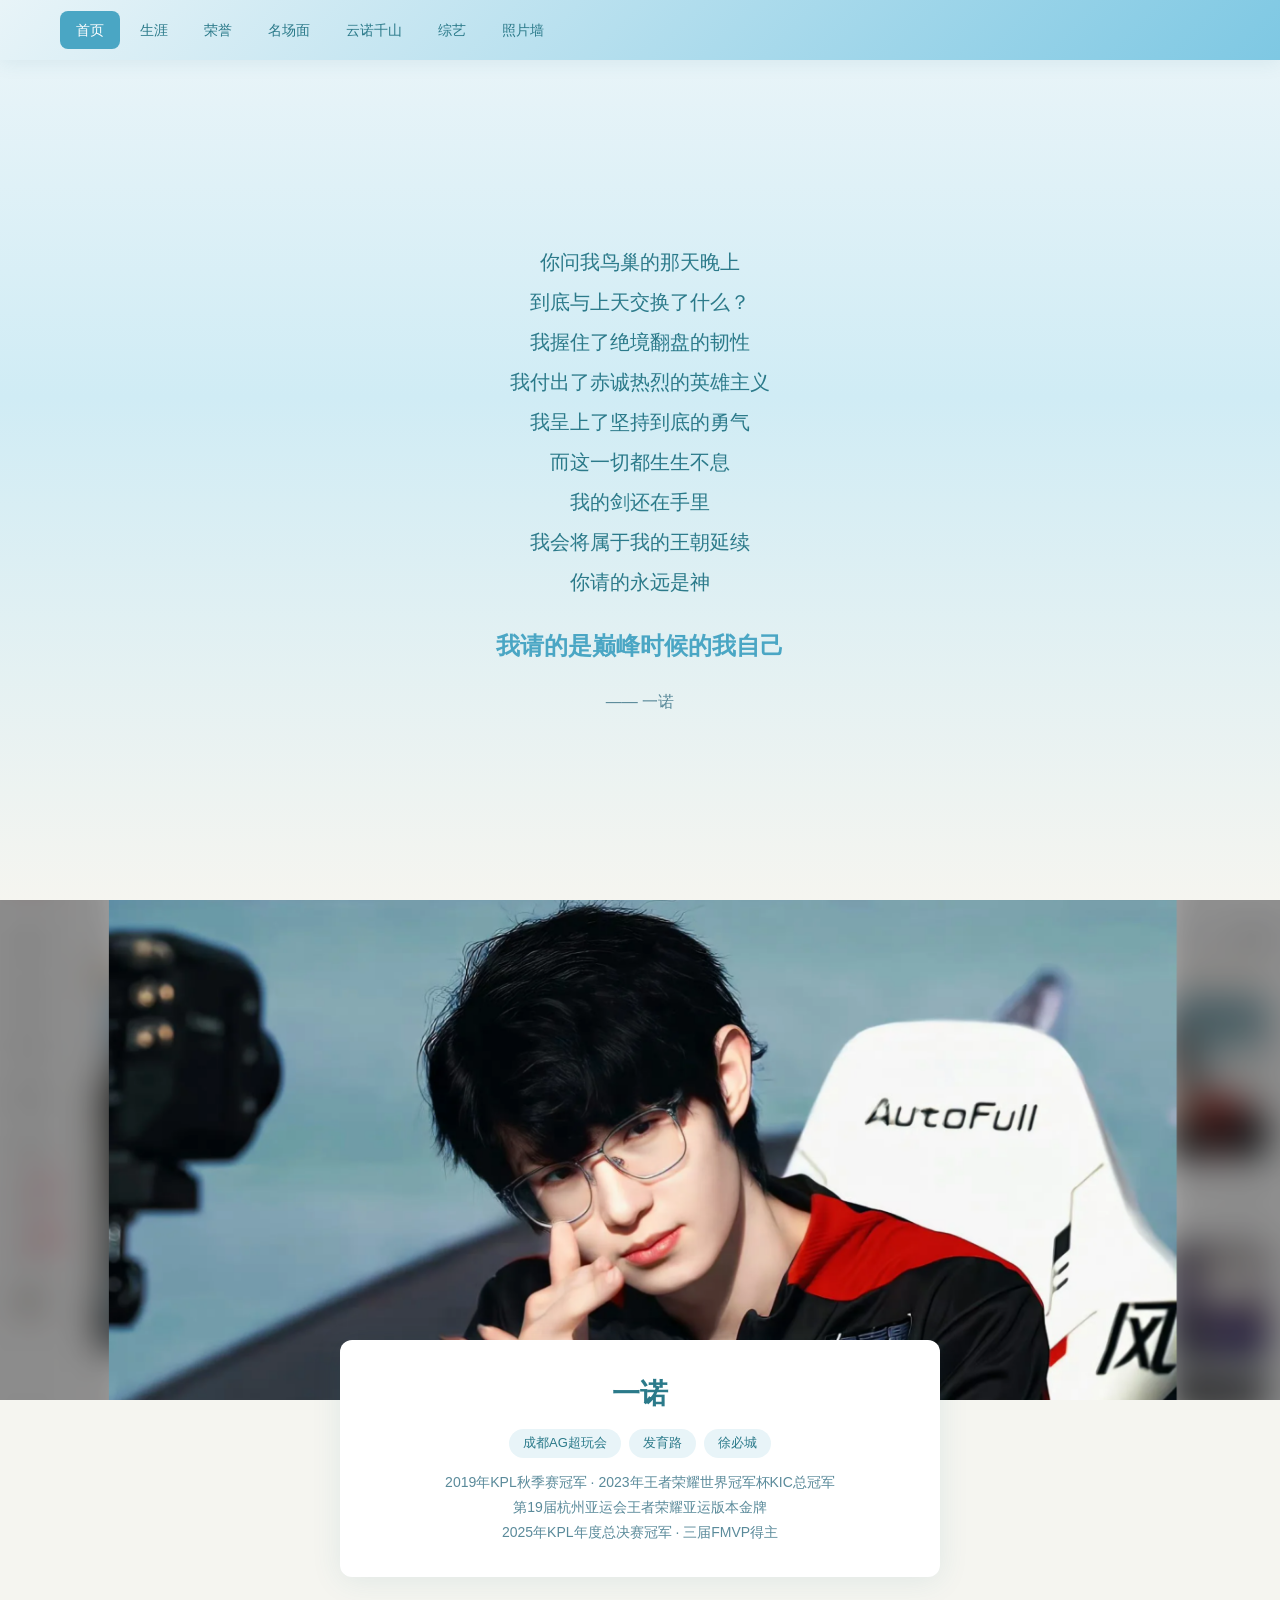
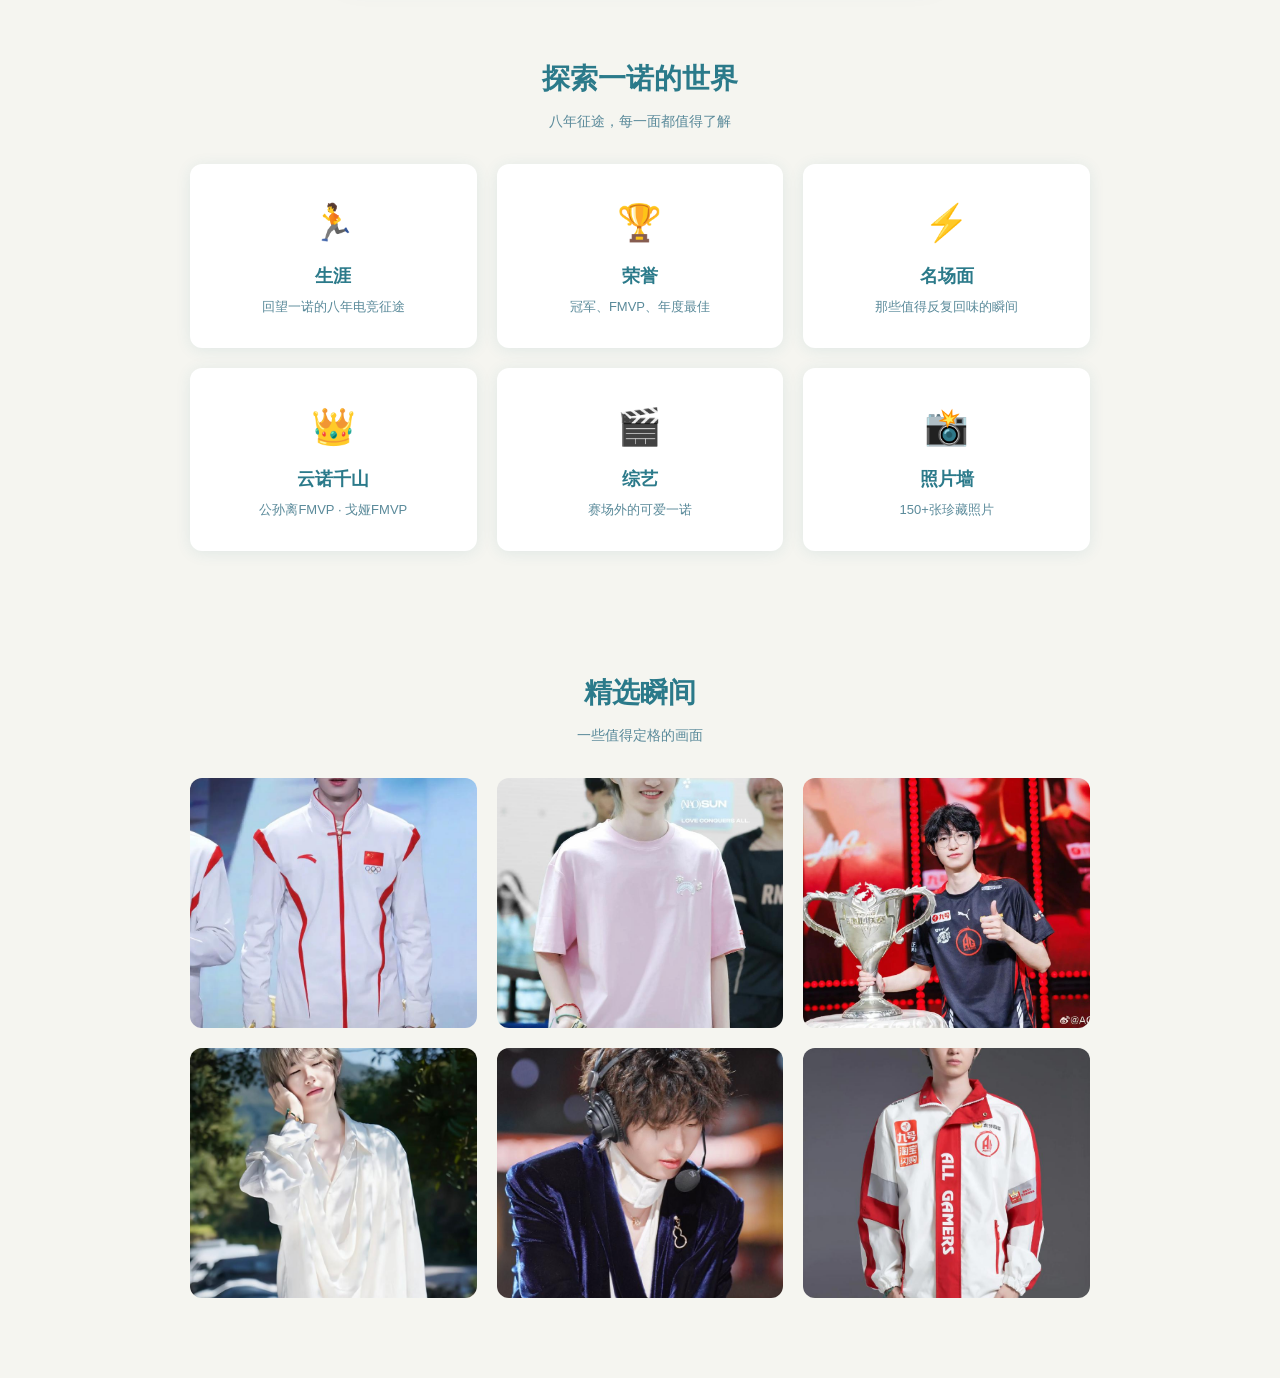
<file: index.html>
﻿<!DOCTYPE html>
<html lang="zh-CN">
<head>
<meta charset="UTF-8">
<meta name="viewport" content="width=device-width, initial-scale=1.0">
<title>一诺 · 云诺千山</title>
<link rel="stylesheet" href="style.css">
</head>
<body>

<nav>
  <div class="nav-inner">
    <a href="index.html" class="active">首页</a>
    <a href="career.html">生涯</a>
    <a href="honors.html">荣誉</a>
    <a href="moments.html">名场面</a>
    <a href="fmvp.html">云诺千山</a>
    <a href="variety.html">综艺</a>
    <a href="photos.html">照片墙</a>
  </div>
</nav>

<section class="hero-monologue">
  <div class="quote">
    <p>你问我鸟巢的那天晚上</p>
    <p>到底与上天交换了什么？</p>
    <p></p>
    <p>我握住了绝境翻盘的韧性</p>
    <p>我付出了赤诚热烈的英雄主义</p>
    <p>我呈上了坚持到底的勇气</p>
    <p>而这一切都生生不息</p>
    <p></p>
    <p>我的剑还在手里</p>
    <p>我会将属于我的王朝延续</p>
    <p></p>
    <p>你请的永远是神</p>
    <p class="highlight">我请的是巅峰时候的我自己</p>
    <p class="author">—— 一诺</p>
  </div>
</section>

<div class="hero-image-wrap">
  <img src="images/hero-home.png" alt="一诺比赛照片">
</div>

<div class="profile-card">
  <div class="name">一诺</div>
  <div class="tags">
    <span>成都AG超玩会</span>
    <span>发育路</span>
    <span>徐必城</span>
  </div>
  <div class="bio">
    2019年KPL秋季赛冠军 · 2023年王者荣耀世界冠军杯KIC总冠军<br>
    第19届杭州亚运会王者荣耀亚运版本金牌<br>
    2025年KPL年度总决赛冠军 · 三届FMVP得主
  </div>
</div>

<div class="container">
  <h2 class="section-title">探索一诺的世界</h2>
  <p class="section-sub">八年征途，每一面都值得了解</p>

  <div class="jump-grid">
    <a href="career.html" class="jump-card">
      <div class="icon">🏃</div>
      <div class="title">生涯</div>
      <div class="desc">回望一诺的八年电竞征途</div>
    </a>
    <a href="honors.html" class="jump-card">
      <div class="icon">🏆</div>
      <div class="title">荣誉</div>
      <div class="desc">冠军、FMVP、年度最佳</div>
    </a>
    <a href="moments.html" class="jump-card">
      <div class="icon">⚡</div>
      <div class="title">名场面</div>
      <div class="desc">那些值得反复回味的瞬间</div>
    </a>
    <a href="fmvp.html" class="jump-card">
      <div class="icon">👑</div>
      <div class="title">云诺千山</div>
      <div class="desc">公孙离FMVP · 戈娅FMVP</div>
    </a>
    <a href="variety.html" class="jump-card">
      <div class="icon">🎬</div>
      <div class="title">综艺</div>
      <div class="desc">赛场外的可爱一诺</div>
    </a>
    <a href="photos.html" class="jump-card">
      <div class="icon">📸</div>
      <div class="title">照片墙</div>
      <div class="desc">150+张珍藏照片</div>
    </a>
  </div>
</div>

<div class="container">
  <h2 class="section-title">精选瞬间</h2>
  <p class="section-sub">一些值得定格的画面</p>
  <div class="jump-grid" style="grid-template-columns:repeat(3,1fr);max-width:900px">
    <img src="images/hero-action-9.jpg" alt="" style="border-radius:12px;height:250px;object-fit:cover;width:100%">
    <img src="images/hero-portrait-5.jpg" alt="" style="border-radius:12px;height:250px;object-fit:cover;width:100%">
    <img src="images/hero-team-4.jpg" alt="" style="border-radius:12px;height:250px;object-fit:cover;width:100%">
    <img src="images/hero-portrait-3.jpg" alt="" style="border-radius:12px;height:250px;object-fit:cover;width:100%">
    <img src="images/hero-action-10.jpeg" alt="" style="border-radius:12px;height:250px;object-fit:cover;width:100%">
    <img src="images/hero-portrait-6.jpg" alt="" style="border-radius:12px;height:250px;object-fit:cover;width:100%">
  </div>
</div>

</body>
</html>
</file>
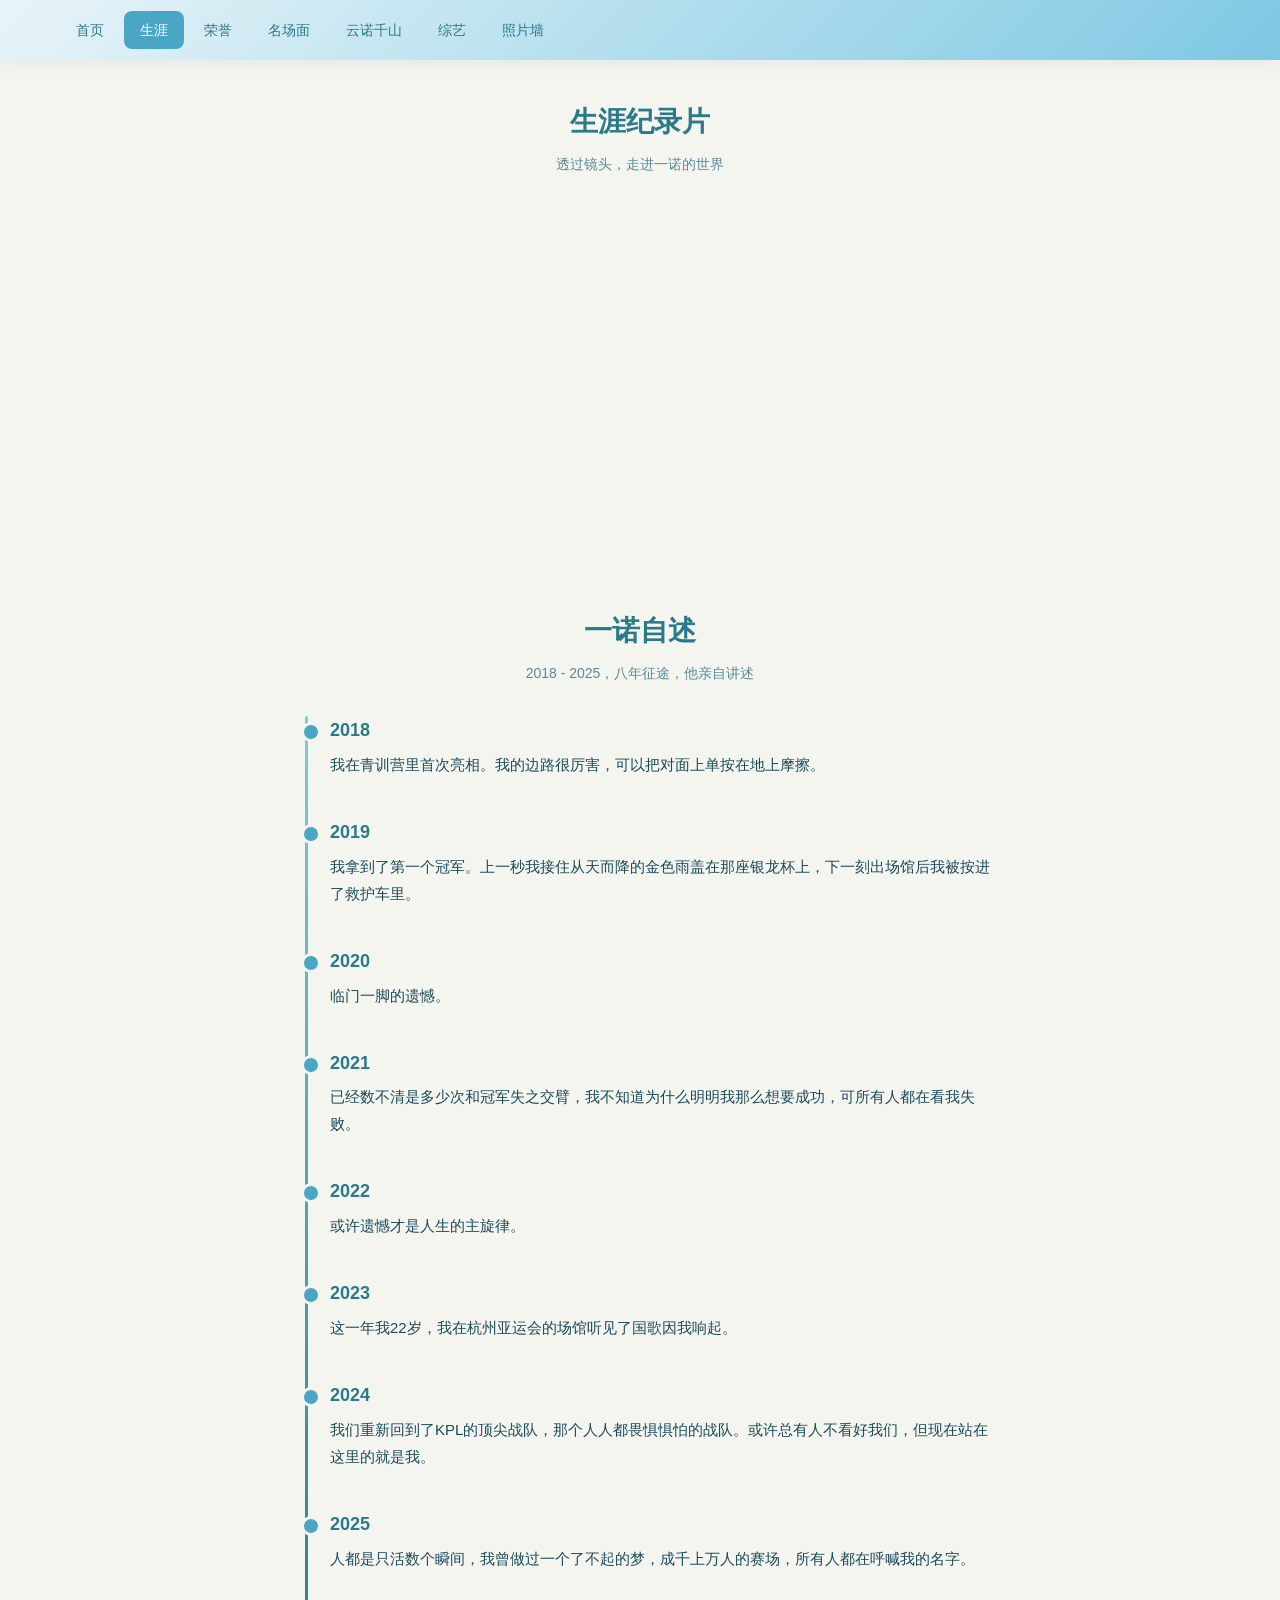
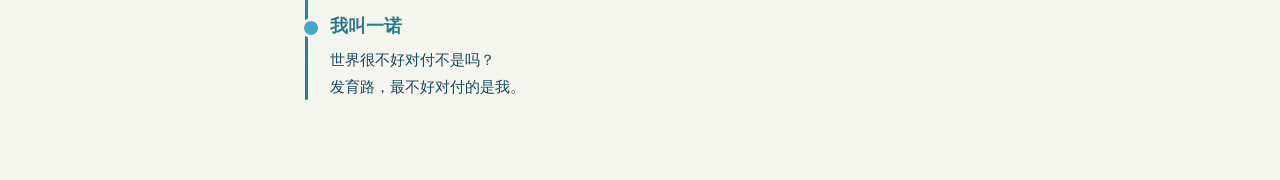
<file: career.html>
﻿<!DOCTYPE html>
<html lang="zh-CN">
<head>
<meta charset="UTF-8">
<meta name="viewport" content="width=device-width, initial-scale=1.0">
<title>生涯 · 一诺</title>
<link rel="stylesheet" href="style.css">
</head>
<body>

<nav>
  <div class="nav-inner">
    <a href="index.html">首页</a>
    <a href="career.html" class="active">生涯</a>
    <a href="honors.html">荣誉</a>
    <a href="moments.html">名场面</a>
    <a href="fmvp.html">云诺千山</a>
    <a href="variety.html">综艺</a>
    <a href="photos.html">照片墙</a>
  </div>
</nav>

<div class="container">
  <h2 class="section-title">生涯纪录片</h2>
  <p class="section-sub">透过镜头，走进一诺的世界</p>

  <div class="video-grid video-grid-2">
    <div>
      <div class="bili-wrap">
        <iframe src="//player.bilibili.com/player.html?bvid=BV1KsdWBSEi9&page=1" allowfullscreen></iframe>
      </div>
    </div>
    <div>
      <div class="bili-wrap">
        <iframe src="//player.bilibili.com/player.html?bvid=BV1KeC7BKEVn&page=1" allowfullscreen></iframe>
      </div>
    </div>
  </div>
</div>

<div class="container">
  <h2 class="section-title">一诺自述</h2>
  <p class="section-sub">2018 - 2025，八年征途，他亲自讲述</p>

  <div class="timeline">
    <div class="timeline-item">
      <div class="year">2018</div>
      <div class="text">我在青训营里首次亮相。我的边路很厉害，可以把对面上单按在地上摩擦。</div>
    </div>
    <div class="timeline-item">
      <div class="year">2019</div>
      <div class="text">我拿到了第一个冠军。上一秒我接住从天而降的金色雨盖在那座银龙杯上，下一刻出场馆后我被按进了救护车里。</div>
    </div>
    <div class="timeline-item">
      <div class="year">2020</div>
      <div class="text">临门一脚的遗憾。</div>
    </div>
    <div class="timeline-item">
      <div class="year">2021</div>
      <div class="text">已经数不清是多少次和冠军失之交臂，我不知道为什么明明我那么想要成功，可所有人都在看我失败。</div>
    </div>
    <div class="timeline-item">
      <div class="year">2022</div>
      <div class="text">或许遗憾才是人生的主旋律。</div>
    </div>
    <div class="timeline-item">
      <div class="year">2023</div>
      <div class="text">这一年我22岁，我在杭州亚运会的场馆听见了国歌因我响起。</div>
    </div>
    <div class="timeline-item">
      <div class="year">2024</div>
      <div class="text">我们重新回到了KPL的顶尖战队，那个人人都畏惧惧怕的战队。或许总有人不看好我们，但现在站在这里的就是我。</div>
    </div>
    <div class="timeline-item">
      <div class="year">2025</div>
      <div class="text">人都是只活数个瞬间，我曾做过一个了不起的梦，成千上万人的赛场，所有人都在呼喊我的名字。</div>
    </div>
    <div class="timeline-item">
      <div class="year">我叫一诺</div>
      <div class="text">世界很不好对付不是吗？<br>发育路，最不好对付的是我。</div>
    </div>
  </div>
</div>

</body>
</html>
</file>
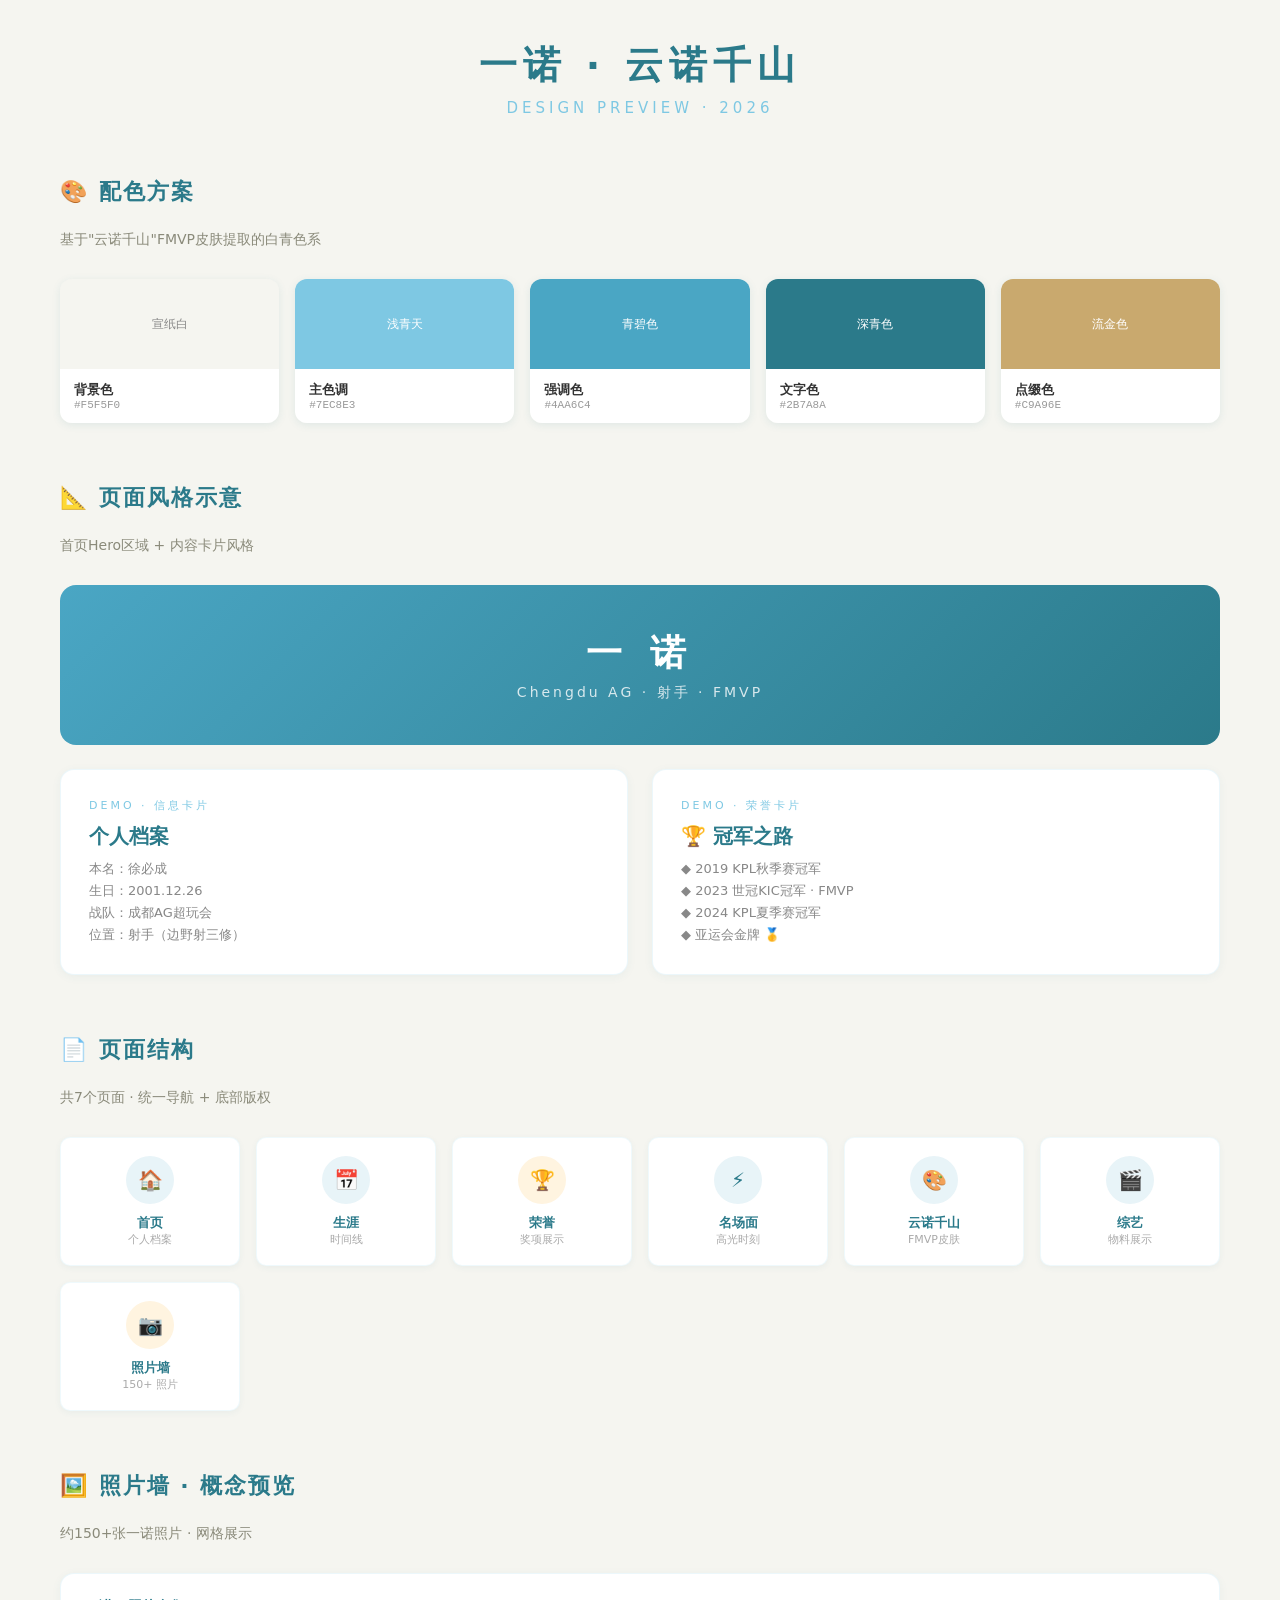
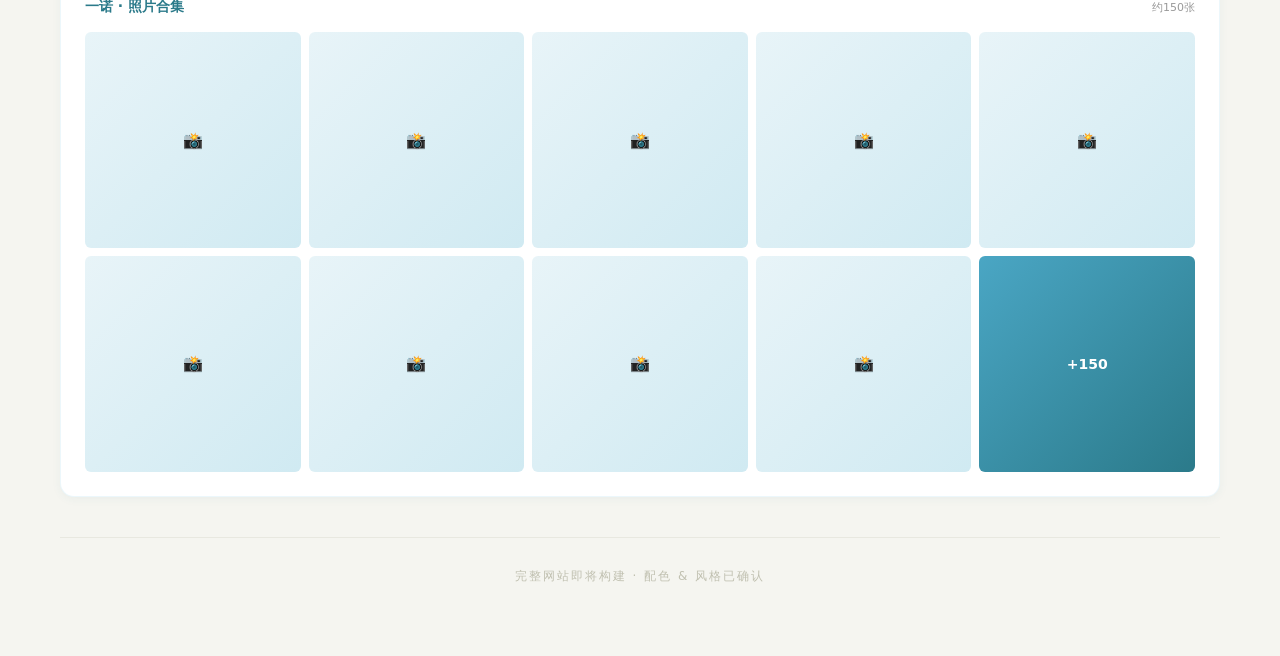
<file: design-preview.html>
﻿<!DOCTYPE html>
<html lang="zh-CN">
<head>
<meta charset="UTF-8">
<meta name="viewport" content="width=device-width, initial-scale=1.0">
<title>一诺 · 云诺千山 - 设计预览</title>
<style>
    * { margin: 0; padding: 0; box-sizing: border-box; }
    body { font-family: system-ui, sans-serif; background: #F5F5F0; color: #2B7A8A; }
    .preview-container { max-width: 1200px; margin: 0 auto; padding: 40px 20px; }
    .preview-header { text-align: center; margin-bottom: 60px; }
    .preview-header h1 { font-size: 38px; font-weight: 900; color: #2B7A8A; letter-spacing: 6px; margin-bottom: 8px; }
    .preview-header .sub { font-size: 15px; color: #7EC8E3; letter-spacing: 4px; }
    .section-title { font-size: 22px; font-weight: 700; color: #2B7A8A; margin-bottom: 24px; letter-spacing: 2px; }
    .section-sub { font-size: 14px; color: #8A8A7A; margin-bottom: 30px; }
    
    .palette { display: flex; gap: 16px; flex-wrap: wrap; margin-bottom: 60px; }
    .color-item { flex: 1; min-width: 140px; border-radius: 12px; overflow: hidden; box-shadow: 0 2px 8px rgba(43, 122, 138, 0.1); }
    .color-swatch { height: 90px; display: flex; align-items: center; justify-content: center; color: #fff; font-size: 12px; }
    .color-info { padding: 12px 14px; background: #fff; }
    .color-info .name { font-size: 13px; font-weight: 600; color: #333; }
    .color-info .hex { font-size: 11px; color: #999; font-family: monospace; }
    
    .mood-board { display: grid; grid-template-columns: 1fr 1fr; gap: 24px; margin-bottom: 60px; }
    .mood-hero { grid-column: 1 / -1; height: 160px; background: linear-gradient(135deg, #4AA6C4, #2B7A8A); border-radius: 16px; display: flex; flex-direction: column; align-items: center; justify-content: center; color: #fff; }
    .mood-hero .hero-title { font-size: 36px; font-weight: 900; letter-spacing: 8px; margin-bottom: 6px; }
    .mood-hero .hero-sub { font-size: 14px; letter-spacing: 3px; opacity: 0.8; }
    .mood-card { background: #fff; border-radius: 14px; padding: 28px; box-shadow: 0 2px 10px rgba(43, 122, 138, 0.06); border: 1px solid rgba(126, 200, 227, 0.15); }
    .mood-card .card-label { font-size: 11px; color: #7EC8E3; letter-spacing: 3px; font-weight: 500; margin-bottom: 10px; }
    .mood-card .card-title { font-size: 20px; font-weight: 700; color: #2B7A8A; margin-bottom: 8px; }
    .mood-card p { font-size: 13px; color: #888; line-height: 1.7; }
    
    .page-grid { display: grid; grid-template-columns: repeat(auto-fill, minmax(160px, 1fr)); gap: 16px; margin-bottom: 60px; }
    .page-preview { background: #fff; border-radius: 10px; padding: 18px; text-align: center; box-shadow: 0 2px 6px rgba(43, 122, 138, 0.06); border: 1px solid rgba(126, 200, 227, 0.12); }
    .page-preview .icon { width: 48px; height: 48px; margin: 0 auto 10px; border-radius: 50%; display: flex; align-items: center; justify-content: center; font-size: 20px; }
    .page-preview .pname { font-size: 13px; font-weight: 600; color: #2B7A8A; }
    .page-preview .pdesc { font-size: 11px; color: #AAA; }
    
    .photo-sample { background: #fff; border-radius: 14px; padding: 24px; margin-bottom: 40px; box-shadow: 0 2px 10px rgba(43, 122, 138, 0.06); border: 1px solid rgba(126, 200, 227, 0.15); }
    .photo-sample .grid-preview { display: grid; grid-template-columns: repeat(5, 1fr); gap: 8px; margin-top: 16px; }
    .photo-sample .grid-preview .cell { aspect-ratio: 1; background: linear-gradient(135deg, #E8F4F8, #D0EAF2); border-radius: 6px; display: flex; align-items: center; justify-content: center; color: #7EC8E3; }
    .photo-sample .cell.more { background: linear-gradient(135deg, #4AA6C4, #2B7A8A); color: #fff; font-weight: 600; font-size: 14px; }
    
    .preview-footer { text-align: center; padding: 30px 0; font-size: 12px; color: #C0C0B0; letter-spacing: 2px; border-top: 1px solid #E8E8E0; }
</style>
</head>
<body>
<div class="preview-container">
    <div class="preview-header">
        <h1>一诺 · 云诺千山</h1>
        <div class="sub">DESIGN PREVIEW · 2026</div>
    </div>
    
    <div class="section-title">🎨 配色方案</div>
    <div class="section-sub">基于"云诺千山"FMVP皮肤提取的白青色系</div>
    <div class="palette">
        <div class="color-item"><div class="color-swatch" style="background:#F5F5F0;color:#888">宣纸白</div><div class="color-info"><div class="name">背景色</div><div class="hex">#F5F5F0</div></div></div>
        <div class="color-item"><div class="color-swatch" style="background:#7EC8E3">浅青天</div><div class="color-info"><div class="name">主色调</div><div class="hex">#7EC8E3</div></div></div>
        <div class="color-item"><div class="color-swatch" style="background:#4AA6C4">青碧色</div><div class="color-info"><div class="name">强调色</div><div class="hex">#4AA6C4</div></div></div>
        <div class="color-item"><div class="color-swatch" style="background:#2B7A8A">深青色</div><div class="color-info"><div class="name">文字色</div><div class="hex">#2B7A8A</div></div></div>
        <div class="color-item"><div class="color-swatch" style="background:#C9A96E">流金色</div><div class="color-info"><div class="name">点缀色</div><div class="hex">#C9A96E</div></div></div>
    </div>

    <div class="section-title">📐 页面风格示意</div>
    <div class="section-sub">首页Hero区域 + 内容卡片风格</div>
    <div class="mood-board">
        <div class="mood-hero"><div class="hero-title">一 诺</div><div class="hero-sub">Chengdu AG · 射手 · FMVP</div></div>
        <div class="mood-card"><div class="card-label">DEMO · 信息卡片</div><div class="card-title">个人档案</div><p>本名：徐必成<br>生日：2001.12.26<br>战队：成都AG超玩会<br>位置：射手（边野射三修）</p></div>
        <div class="mood-card"><div class="card-label">DEMO · 荣誉卡片</div><div class="card-title">🏆 冠军之路</div><p>◆ 2019 KPL秋季赛冠军<br>◆ 2023 世冠KIC冠军 · FMVP<br>◆ 2024 KPL夏季赛冠军<br>◆ 亚运会金牌 🥇</p></div>
    </div>

    <div class="section-title">📄 页面结构</div>
    <div class="section-sub">共7个页面 · 统一导航 + 底部版权</div>
    <div class="page-grid">
        <div class="page-preview"><div class="icon" style="background:#E8F4F8">🏠</div><div class="pname">首页</div><div class="pdesc">个人档案</div></div>
        <div class="page-preview"><div class="icon" style="background:#E8F4F8">📅</div><div class="pname">生涯</div><div class="pdesc">时间线</div></div>
        <div class="page-preview"><div class="icon" style="background:#FFF4E0">🏆</div><div class="pname">荣誉</div><div class="pdesc">奖项展示</div></div>
        <div class="page-preview"><div class="icon" style="background:#E8F4F8">⚡</div><div class="pname">名场面</div><div class="pdesc">高光时刻</div></div>
        <div class="page-preview"><div class="icon" style="background:#E8F4F8">🎨</div><div class="pname">云诺千山</div><div class="pdesc">FMVP皮肤</div></div>
        <div class="page-preview"><div class="icon" style="background:#E8F4F8">🎬</div><div class="pname">综艺</div><div class="pdesc">物料展示</div></div>
        <div class="page-preview"><div class="icon" style="background:#FFF4E0">📷</div><div class="pname">照片墙</div><div class="pdesc">150+ 照片</div></div>
    </div>

    <div class="section-title">🖼️ 照片墙 · 概念预览</div>
    <div class="section-sub">约150+张一诺照片 · 网格展示</div>
    <div class="photo-sample">
        <div style="display:flex;justify-content:space-between;align-items:center;margin-bottom:4px"><span style="font-size:14px;font-weight:600;color:#2B7A8A">一诺 · 照片合集</span><span style="font-size:11px;color:#999">约150张</span></div>
        <div class="grid-preview">
            <div class="cell">📸</div><div class="cell">📸</div><div class="cell">📸</div><div class="cell">📸</div><div class="cell">📸</div>
            <div class="cell">📸</div><div class="cell">📸</div><div class="cell">📸</div><div class="cell">📸</div><div class="cell more">+150</div>
        </div>
    </div>
    <div class="preview-footer">完整网站即将构建 · 配色 & 风格已确认</div>
</div>
</body>
</html>
</file>
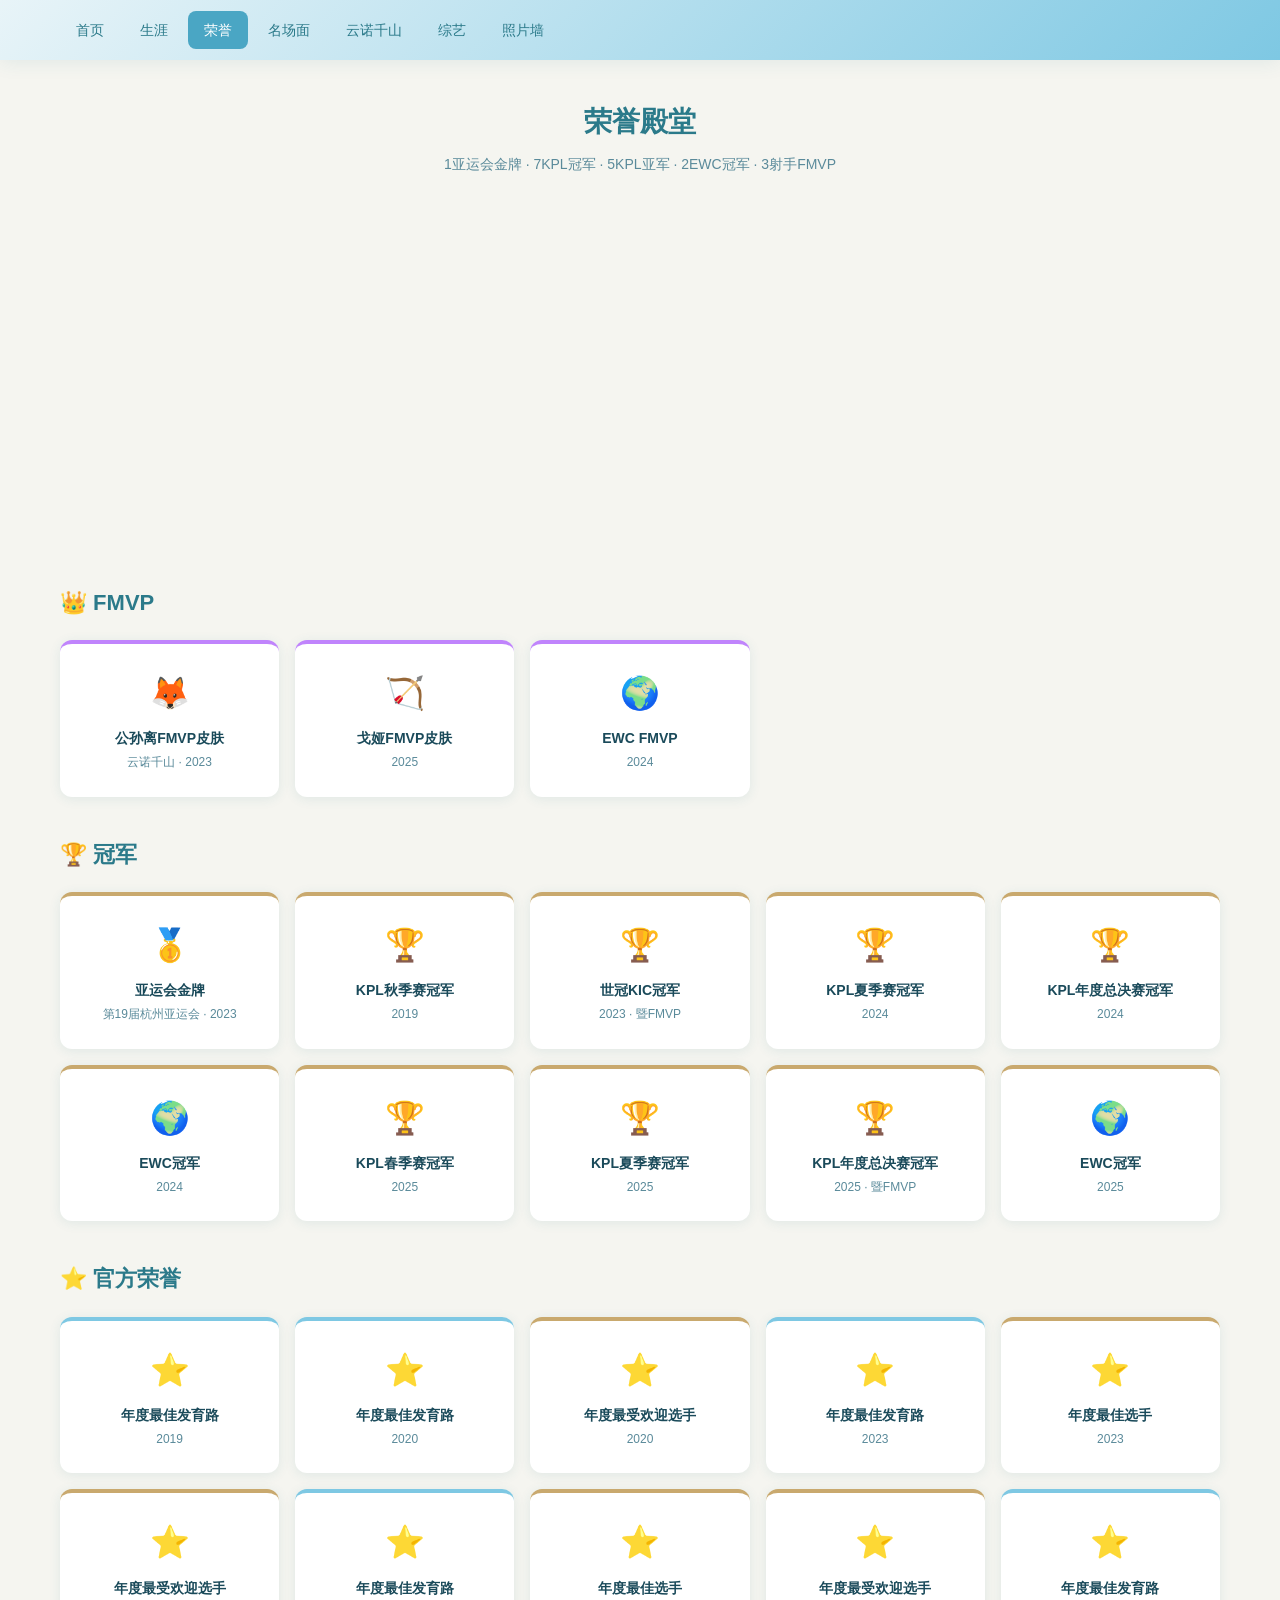
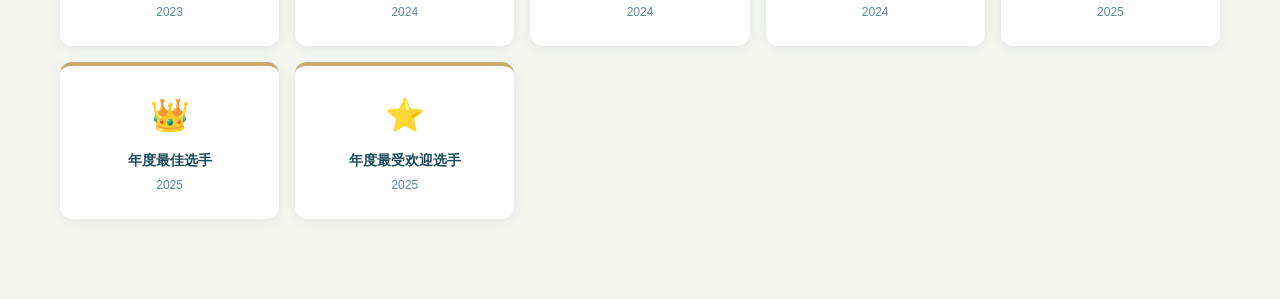
<file: honors.html>
﻿<!DOCTYPE html>
<html lang="zh-CN">
<head>
<meta charset="UTF-8">
<meta name="viewport" content="width=device-width, initial-scale=1.0">
<title>荣誉 · 一诺</title>
<link rel="stylesheet" href="style.css">
</head>
<body>

<nav>
  <div class="nav-inner">
    <a href="index.html">首页</a>
    <a href="career.html">生涯</a>
    <a href="honors.html" class="active">荣誉</a>
    <a href="moments.html">名场面</a>
    <a href="fmvp.html">云诺千山</a>
    <a href="variety.html">综艺</a>
    <a href="photos.html">照片墙</a>
  </div>
</nav>

<div class="container">
  <h2 class="section-title">荣誉殿堂</h2>
  <p class="section-sub">1亚运会金牌 · 7KPL冠军 · 5KPL亚军 · 2EWC冠军 · 3射手FMVP</p>

  <div style="max-width:600px;margin:0 auto 40px">
    <div class="bili-wrap">
      <iframe src="//player.bilibili.com/player.html?bvid=BV1tcXSBnESC&page=1" allowfullscreen></iframe>
    </div>
  </div>

  <div class="honor-section">
    <div class="category-title">👑 FMVP</div>
    <div class="honor-grid">
      <a href="https://weibo.com/6010864489/NzzdKDFE6" class="honor-card fmvp" target="_blank">
        <div class="emoji">🦊</div>
        <div class="name">公孙离FMVP皮肤</div>
        <div class="year">云诺千山 · 2023</div>
      </a>
      <a href="https://weibo.com/6010864489/QcWDRyuoP" class="honor-card fmvp" target="_blank">
        <div class="emoji">🏹</div>
        <div class="name">戈娅FMVP皮肤</div>
        <div class="year">2025</div>
      </a>
      <a href="https://weibo.com/6010864489/OqM8k6cFr" class="honor-card fmvp" target="_blank">
        <div class="emoji">🌍</div>
        <div class="name">EWC FMVP</div>
        <div class="year">2024</div>
      </a>
    </div>
  </div>

  <div class="honor-section">
    <div class="category-title">🏆 冠军</div>
    <div class="honor-grid">
      <a href="https://weibo.com/6010864489/Nmasx0uHu" class="honor-card gold" target="_blank">
        <div class="emoji">🥇</div>
        <div class="name">亚运会金牌</div>
        <div class="year">第19届杭州亚运会 · 2023</div>
      </a>
      <a href="https://weibo.com/6010864489/IkLHvsrob" class="honor-card gold" target="_blank">
        <div class="emoji">🏆</div>
        <div class="name">KPL秋季赛冠军</div>
        <div class="year">2019</div>
      </a>
      <a href="https://weibo.com/6010864489/Nzz2H31DJ" class="honor-card gold" target="_blank">
        <div class="emoji">🏆</div>
        <div class="name">世冠KIC冠军</div>
        <div class="year">2023 · 暨FMVP</div>
      </a>
      <a href="https://weibo.com/6010864489/Ox8LwzkZ1" class="honor-card gold" target="_blank">
        <div class="emoji">🏆</div>
        <div class="name">KPL夏季赛冠军</div>
        <div class="year">2024</div>
      </a>
      <a href="https://weibo.com/6010864489/P0C2caIuM" class="honor-card gold" target="_blank">
        <div class="emoji">🏆</div>
        <div class="name">KPL年度总决赛冠军</div>
        <div class="year">2024</div>
      </a>
      <a href="https://weibo.com/6010864489/OqLTEnwwd" class="honor-card gold" target="_blank">
        <div class="emoji">🌍</div>
        <div class="name">EWC冠军</div>
        <div class="year">2024</div>
      </a>
      <a href="https://weibo.com/6010864489/PrdATnZLW" class="honor-card gold" target="_blank">
        <div class="emoji">🏆</div>
        <div class="name">KPL春季赛冠军</div>
        <div class="year">2025</div>
      </a>
      <a href="https://weibo.com/6010864489/Q3voF8U8g" class="honor-card gold" target="_blank">
        <div class="emoji">🏆</div>
        <div class="name">KPL夏季赛冠军</div>
        <div class="year">2025</div>
      </a>
      <a href="https://weibo.com/6010864489/QcW9bstvK" class="honor-card gold" target="_blank">
        <div class="emoji">🏆</div>
        <div class="name">KPL年度总决赛冠军</div>
        <div class="year">2025 · 暨FMVP</div>
      </a>
      <a href="https://weibo.com/6010864489/PCWO6i2RS" class="honor-card gold" target="_blank">
        <div class="emoji">🌍</div>
        <div class="name">EWC冠军</div>
        <div class="year">2025</div>
      </a>
    </div>
  </div>

  <div class="honor-section">
    <div class="category-title">⭐ 官方荣誉</div>
    <div class="honor-grid">
      <div class="honor-card"><div class="emoji">⭐</div><div class="name">年度最佳发育路</div><div class="year">2019</div></div>
      <div class="honor-card"><div class="emoji">⭐</div><div class="name">年度最佳发育路</div><div class="year">2020</div></div>
      <div class="honor-card gold"><div class="emoji">⭐</div><div class="name">年度最受欢迎选手</div><div class="year">2020</div></div>
      <div class="honor-card"><div class="emoji">⭐</div><div class="name">年度最佳发育路</div><div class="year">2023</div></div>
      <div class="honor-card gold"><div class="emoji">⭐</div><div class="name">年度最佳选手</div><div class="year">2023</div></div>
      <div class="honor-card gold"><div class="emoji">⭐</div><div class="name">年度最受欢迎选手</div><div class="year">2023</div></div>
      <div class="honor-card"><div class="emoji">⭐</div><div class="name">年度最佳发育路</div><div class="year">2024</div></div>
      <div class="honor-card gold"><div class="emoji">⭐</div><div class="name">年度最佳选手</div><div class="year">2024</div></div>
      <div class="honor-card gold"><div class="emoji">⭐</div><div class="name">年度最受欢迎选手</div><div class="year">2024</div></div>
      <div class="honor-card"><div class="emoji">⭐</div><div class="name">年度最佳发育路</div><div class="year">2025</div></div>
      <div class="honor-card gold"><div class="emoji">👑</div><div class="name">年度最佳选手</div><div class="year">2025</div></div>
      <div class="honor-card gold"><div class="emoji">⭐</div><div class="name">年度最受欢迎选手</div><div class="year">2025</div></div>
    </div>
  </div>
</div>

</body>
</html>
</file>
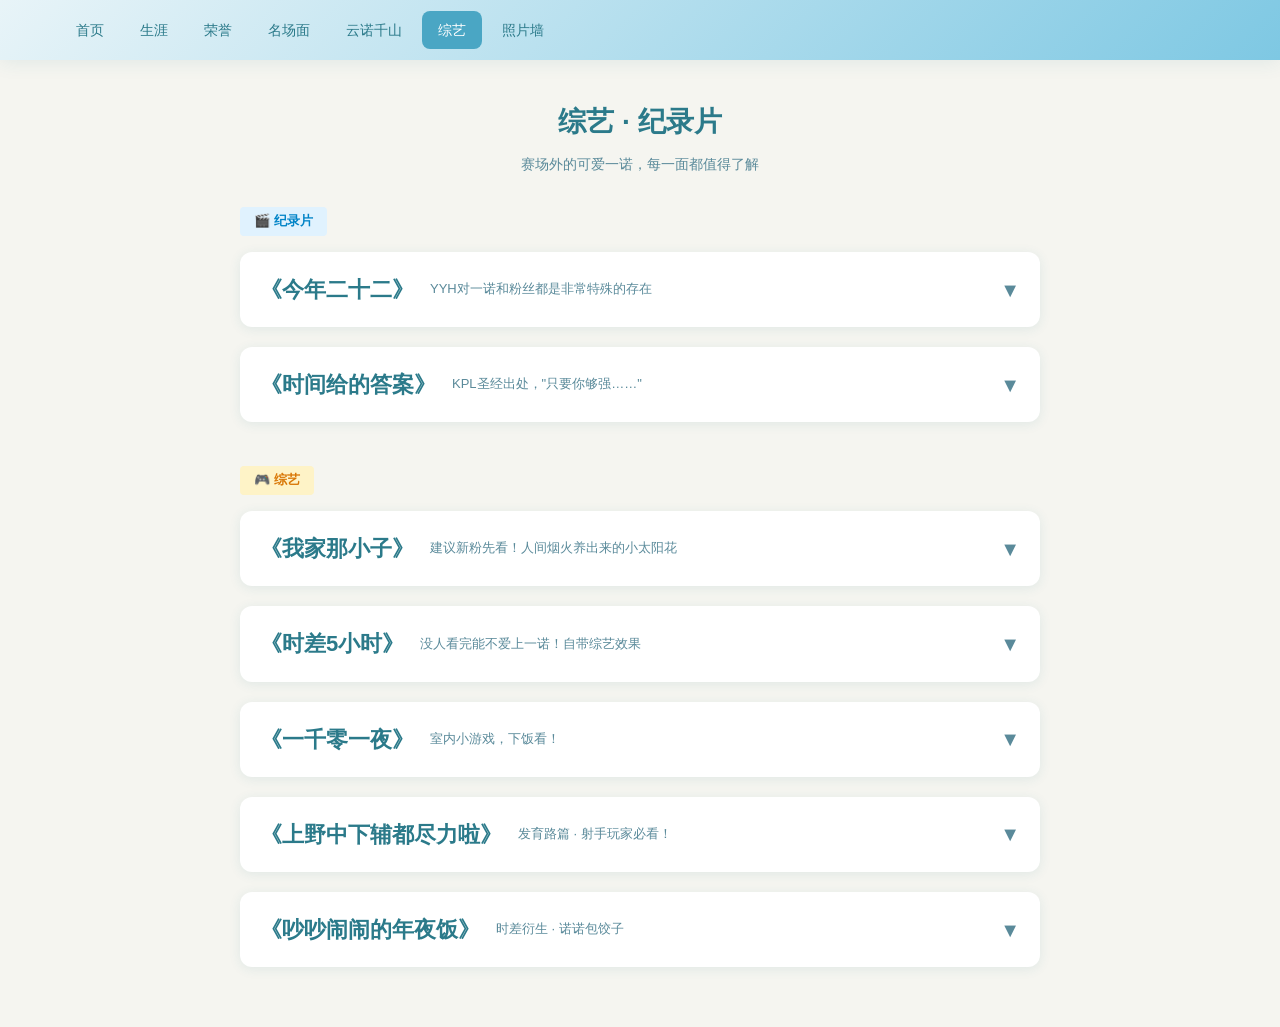
<file: variety.html>
﻿<!DOCTYPE html>
<html lang="zh-CN">
<head>
<meta charset="UTF-8">
<meta name="viewport" content="width=device-width, initial-scale=1.0">
<title>综艺 · 一诺</title>
<link rel="stylesheet" href="style.css">
</head>
<body>

<nav>
  <div class="nav-inner">
    <a href="index.html">首页</a>
    <a href="career.html">生涯</a>
    <a href="honors.html">荣誉</a>
    <a href="moments.html">名场面</a>
    <a href="fmvp.html">云诺千山</a>
    <a href="variety.html" class="active">综艺</a>
    <a href="photos.html">照片墙</a>
  </div>
</nav>

<div class="container">
  <h2 class="section-title">综艺 · 纪录片</h2>
  <p class="section-sub">赛场外的可爱一诺，每一面都值得了解</p>

  <div class="magazine-list">

    <span class="category-label doc">🎬 纪录片</span>

    <div class="magazine-card">
      <div class="header" onclick="toggleBody(this)">
        <h3>《今年二十二》</h3>
        <div class="sub">YYH对一诺和粉丝都是非常特殊的存在</div>
        <div class="toggle">▼</div>
      </div>
      <div class="body">
        <div class="detail">纪录片的形式，YYH对一诺和一诺粉丝来说都是非常特殊的存在，看完这个纪录片真的会感叹于一诺的知事故而不世故，被他对电竞的热爱和坚持感动！想要更深入了解一诺的性格，这个一定要看！想要成功，天赋和努力，智商和情商缺一不可，然而一诺的这几项都给到夯！</div>
        <div class="bili-wrap"><iframe src="//player.bilibili.com/player.html?bvid=BV1Ng76zSEDh&page=1" allowfullscreen></iframe></div>
      </div>
    </div>

    <div class="magazine-card">
      <div class="header" onclick="toggleBody(this)">
        <h3>《时间给的答案》</h3>
        <div class="sub">KPL圣经出处，"只要你够强……"</div>
        <div class="toggle">▼</div>
      </div>
      <div class="body">
        <div class="detail">淘汰赛后纪录片，配合评论区食用，大心脏可看。一诺在里面讲出KPL圣经"只要你够强，没有人不愿意和你当队友"被黑子嘲讽，但一诺在后续比赛中用6冠2FMVP的成绩给到回答，与纪录片名字《时间给的答案》完美配合。</div>
        <div class="bili-wrap"><iframe src="//player.bilibili.com/player.html?bvid=BV1uo4y1A7dP&page=1" allowfullscreen></iframe></div>
      </div>
    </div>

    <span class="category-label var" style="margin-top:24px">🎮 综艺</span>

    <div class="magazine-card">
      <div class="header" onclick="toggleBody(this)">
        <h3>《我家那小子》</h3>
        <div class="sub">建议新粉先看！人间烟火养出来的小太阳花</div>
        <div class="toggle">▼</div>
      </div>
      <div class="body">
        <div class="detail">建议新粉综艺先看这个！看了这个真的会理解一诺为什么会有这么美而妙之的性格！完全是普通但有爱的人间烟火家庭养出来的小太阳花！而且整体看下来观感非常治愈，看着一点都不累，即使不是粉丝也能看的很开心，下饭必看！</div>
      </div>
    </div>

    <div class="magazine-card">
      <div class="header" onclick="toggleBody(this)">
        <h3>《时差5小时》</h3>
        <div class="sub">没人看完能不爱上一诺！自带综艺效果</div>
        <div class="toggle">▼</div>
      </div>
      <div class="body">
        <div class="detail">是有点类似跑男那种类型的综艺，没人看完时差5小时能不爱上一诺！善解人意！放的很开不会扭扭捏捏，开的起玩笑还自带综艺效果！每次出现就是笑点的程度！</div>
        <div class="video-grid video-grid-2" style="margin-top:12px">
          <div class="bili-wrap"><iframe src="//player.bilibili.com/player.html?bvid=BV1MjsLeyEkK&page=1" allowfullscreen></iframe></div>
          <div class="bili-wrap"><iframe src="//player.bilibili.com/player.html?bvid=BV1ewaqzbEfs&page=1" allowfullscreen></iframe></div>
        </div>
      </div>
    </div>

    <div class="magazine-card">
      <div class="header" onclick="toggleBody(this)">
        <h3>《一千零一夜》</h3>
        <div class="sub">室内小游戏，下饭看！</div>
        <div class="toggle">▼</div>
      </div>
      <div class="body">
        <div class="detail">第一季第一期和第三期、第二季全部。都是室内玩小游戏，游戏设计得还行，可以下饭看！第二季最后一期特别好笑！</div>
        <div class="video-grid video-grid-2" style="margin-top:12px">
          <div class="bili-wrap"><iframe src="//player.bilibili.com/player.html?bvid=BV1oEyJYqE95&page=1" allowfullscreen></iframe></div>
          <div class="bili-wrap"><iframe src="//player.bilibili.com/player.html?bvid=BV1yaxiztES6&page=1" allowfullscreen></iframe></div>
        </div>
      </div>
    </div>

    <div class="magazine-card">
      <div class="header" onclick="toggleBody(this)">
        <h3>《上野中下辅都尽力啦》</h3>
        <div class="sub">发育路篇 · 射手玩家必看！</div>
        <div class="toggle">▼</div>
      </div>
      <div class="body">
        <div class="detail">室内综艺，有点圆桌会议的形式，讨论发育路现状。诺诺在里面贡献了很多梗，让我们和诺诺一起为发育路发声：射手天生就是当皇帝的料！王者荣耀射手玩家必看这期好吗！加强发育路！</div>
        <div class="bili-wrap"><iframe src="//player.bilibili.com/player.html?bvid=BV1XLV5z1EuS&page=1" allowfullscreen></iframe></div>
      </div>
    </div>

    <div class="magazine-card">
      <div class="header" onclick="toggleBody(this)">
        <h3>《吵吵闹闹的年夜饭》</h3>
        <div class="sub">时差衍生 · 诺诺包饺子</div>
        <div class="toggle">▼</div>
      </div>
      <div class="body">
        <div class="detail">时差衍生综艺，诺诺在里面part不多，可以直接找cut看，他的主要镜头就是他在里面包饺子。</div>
        <div class="bili-wrap"><iframe src="//player.bilibili.com/player.html?bvid=BV1hZFDz1Ejp&page=1" allowfullscreen></iframe></div>
      </div>
    </div>

  </div>
</div>

<script>
function toggleBody(header) {
  var body = header.nextElementSibling;
  var toggle = header.querySelector('.toggle');
  body.classList.toggle('open');
  toggle.classList.toggle('open');
}
</script>

</body>
</html>
</file>
<file: style.css>
﻿/* ===== 一诺个人网站 - 全局样式 ===== */
/* 云诺千山 · 白青配色主题 */

:root {
  --bg: #F5F5F0;
  --primary: #7EC8E3;
  --primary-dark: #4AA6C4;
  --accent: #2B7A8A;
  --text-dark: #1A4A5A;
  --text-light: #5A8A9A;
  --gold: #C9A96E;
  --gold-light: #E8D5A3;
  --card-bg: #FFFFFF;
  --shadow: rgba(42, 122, 138, 0.1);
  --nav-height: 60px;
  --radius: 12px;
  --max-width: 1200px;
}

* { margin: 0; padding: 0; box-sizing: border-box; }
html { scroll-behavior: smooth; }

body {
  font-family: "Noto Sans SC", "PingFang SC", "Microsoft YaHei", sans-serif;
  background: var(--bg);
  color: var(--text-dark);
  line-height: 1.6;
  padding-top: var(--nav-height);
}

a { text-decoration: none; color: inherit; }
img { max-width: 100%; display: block; }

/* ===== 导航栏 ===== */
nav {
  position: fixed; top: 0; left: 0; right: 0; z-index: 1000;
  height: var(--nav-height);
  background: linear-gradient(135deg, #E8F4F8 0%, #7EC8E3 100%);
  backdrop-filter: blur(10px);
  display: flex; align-items: center; justify-content: center;
  box-shadow: 0 2px 20px var(--shadow);
}
nav .nav-inner {
  display: flex; align-items: center; gap: 4px;
  max-width: var(--max-width); width: 100%;
  padding: 0 20px; overflow-x: auto;
}
nav a {
  padding: 8px 16px; border-radius: 8px;
  color: var(--accent); font-size: 14px; font-weight: 500;
  white-space: nowrap; transition: all 0.3s;
}
nav a:hover, nav a.active {
  background: var(--primary-dark); color: #fff;
}

/* ===== 通用容器 ===== */
.container { max-width: var(--max-width); margin: 0 auto; padding: 40px 20px; }
.section-title {
  text-align: center; font-size: 28px; font-weight: 700;
  color: var(--accent); margin-bottom: 8px;
}
.section-sub {
  text-align: center; color: var(--text-light); font-size: 14px;
  margin-bottom: 32px;
}

/* ===== 首页独白 ===== */
.hero-monologue {
  display: flex; align-items: center; justify-content: center;
  min-height: calc(100vh - var(--nav-height));
  background: linear-gradient(180deg, #E8F4F8 0%, #D0ECF5 40%, #F5F5F0 100%);
  padding: 60px 20px; text-align: center;
}
.hero-monologue .quote { max-width: 700px; }
.hero-monologue p {
  font-size: 20px; font-weight: 300; color: var(--accent);
  line-height: 2; opacity: 0; animation: fadeUp 0.8s ease forwards;
}
.hero-monologue p:nth-child(1) { animation-delay: 0.1s; }
.hero-monologue p:nth-child(2) { animation-delay: 0.3s; }
.hero-monologue p:nth-child(3) { animation-delay: 0.5s; }
.hero-monologue p:nth-child(4) { animation-delay: 0.7s; }
.hero-monologue p:nth-child(5) { animation-delay: 0.9s; }
.hero-monologue .highlight {
  font-weight: 700; font-size: 24px; color: var(--primary-dark);
  margin-top: 20px;
}
.hero-monologue .author {
  margin-top: 16px; font-size: 16px; color: var(--text-light);
}
@keyframes fadeUp {
  from { opacity: 0; transform: translateY(20px); }
  to { opacity: 1; transform: translateY(0); }
}

/* ===== Hero图片 ===== */
.hero-image-wrap { width: 100%; overflow: hidden; }
.hero-image-wrap img {
  width: 100%; height: 500px; object-fit: cover;
  object-position: center 20%;
}

/* ===== 个人信息 ===== */
.profile-card {
  max-width: 600px; margin: -60px auto 40px;
  background: var(--card-bg); border-radius: var(--radius);
  padding: 32px; box-shadow: 0 4px 30px var(--shadow);
  position: relative; z-index: 2; text-align: center;
}
.profile-card .name { font-size: 28px; font-weight: 700; color: var(--accent); }
.profile-card .tags {
  display: flex; flex-wrap: wrap; justify-content: center; gap: 8px;
  margin: 12px 0;
}
.profile-card .tags span {
  background: #E8F4F8; color: var(--accent);
  padding: 4px 14px; border-radius: 20px; font-size: 13px;
}
.profile-card .bio { color: var(--text-light); font-size: 14px; line-height: 1.8; }

/* ===== 跳转卡片 ===== */
.jump-grid {
  display: grid;
  grid-template-columns: repeat(3, 1fr);
  gap: 20px; max-width: 900px; margin: 0 auto 40px;
}
.jump-card {
  background: var(--card-bg); border-radius: var(--radius);
  padding: 28px 20px; text-align: center;
  box-shadow: 0 2px 15px var(--shadow);
  transition: all 0.3s; cursor: pointer;
  border: 2px solid transparent;
}
.jump-card:hover {
  transform: translateY(-6px);
  box-shadow: 0 8px 30px rgba(42,122,138,0.2);
  border-color: var(--primary);
}
.jump-card .icon { font-size: 36px; margin-bottom: 10px; }
.jump-card .title { font-size: 18px; font-weight: 600; color: var(--accent); }
.jump-card .desc { font-size: 13px; color: var(--text-light); margin-top: 6px; }

/* ===== B站嵌入 ===== */
.bili-wrap {
  position: relative; width: 100%;
  padding-top: 56.25%; border-radius: var(--radius); overflow: hidden;
}
.bili-wrap iframe {
  position: absolute; top: 0; left: 0; width: 100%; height: 100%;
  border: none;
}
.video-grid { display: grid; gap: 16px; }
.video-grid-2 { grid-template-columns: 1fr 1fr; }
.video-grid-3 { grid-template-columns: 1fr 1fr 1fr; }

/* ===== 荣誉卡片 ===== */
.honor-section { margin-bottom: 40px; }
.honor-section .category-title {
  font-size: 22px; font-weight: 700; color: var(--accent);
  margin-bottom: 20px; display: flex; align-items: center; gap: 10px;
}
.honor-grid {
  display: grid;
  grid-template-columns: repeat(auto-fill, minmax(200px, 1fr));
  gap: 16px;
}
.honor-card {
  background: var(--card-bg); border-radius: var(--radius);
  padding: 24px 16px; text-align: center;
  box-shadow: 0 2px 12px var(--shadow);
  transition: all 0.3s; cursor: pointer;
  border-top: 4px solid var(--primary);
}
.honor-card:hover {
  transform: translateY(-4px);
  box-shadow: 0 6px 25px rgba(42,122,138,0.15);
}
.honor-card .emoji { font-size: 32px; margin-bottom: 8px; }
.honor-card .name { font-size: 14px; font-weight: 600; color: var(--text-dark); }
.honor-card .year { font-size: 12px; color: var(--text-light); margin-top: 4px; }
.honor-card.gold { border-top-color: var(--gold); }
.honor-card.gold .emoji { color: var(--gold); }
.honor-card.fmvp { border-top-color: #C084FC; }
.honor-card.fmvp .emoji { color: #C084FC; }

/* ===== 名场面比赛卡片 ===== */
.year-section { margin-bottom: 40px; }
.year-label {
  font-size: 24px; font-weight: 700; color: var(--accent);
  padding-bottom: 12px; margin-bottom: 20px;
  border-bottom: 3px solid var(--primary);
  display: flex; align-items: center; gap: 10px;
}
.match-grid {
  display: grid;
  grid-template-columns: repeat(auto-fill, minmax(280px, 1fr));
  gap: 20px;
}
.match-card {
  background: var(--card-bg); border-radius: var(--radius);
  overflow: hidden; box-shadow: 0 2px 15px var(--shadow);
  transition: all 0.3s;
}
.match-card:hover { transform: translateY(-4px); box-shadow: 0 6px 30px var(--shadow); }
.match-card .hero-img { width: 100%; height: 200px; object-fit: cover; }
.match-card .info { padding: 16px; }
.match-card .info .year-tag {
  display: inline-block; background: var(--primary); color: #fff;
  padding: 2px 10px; border-radius: 4px; font-size: 12px;
  margin-bottom: 8px;
}
.match-card .info .desc { font-size: 14px; color: var(--text-dark); line-height: 1.7; margin-bottom: 12px; }
.match-card .info .links { display: flex; gap: 8px; flex-wrap: wrap; }
.match-card .info .links a {
  display: inline-flex; align-items: center; gap: 4px;
  padding: 6px 14px; border-radius: 6px; font-size: 13px;
  transition: all 0.3s;
}
.match-card .info .links .bili-link { background: #00A1D6; color: #fff; }
.match-card .info .links .bili-link:hover { background: #0085AD; }
.match-card .info .links .weibo-link { background: #E8F4F8; color: var(--accent); }
.match-card .info .links .weibo-link:hover { background: var(--primary); color: #fff; }

/* ===== 时间线 ===== */
.timeline { max-width: 700px; margin: 0 auto; position: relative; padding-left: 40px; }
.timeline::before {
  content: ''; position: absolute; left: 15px; top: 0; bottom: 0;
  width: 3px; background: linear-gradient(var(--primary), var(--accent));
  border-radius: 2px;
}
.timeline-item { position: relative; margin-bottom: 40px; }
.timeline-item::before {
  content: ''; position: absolute; left: -29px; top: 6px;
  width: 14px; height: 14px; border-radius: 50%;
  background: var(--primary-dark); border: 3px solid var(--bg);
}
.timeline-item .year { font-size: 18px; font-weight: 700; color: var(--accent); margin-bottom: 6px; }
.timeline-item .text { font-size: 15px; color: var(--text-dark); line-height: 1.8; }
.timeline-footer {
  text-align: right; font-size: 18px; font-weight: 700;
  color: var(--primary-dark); margin-top: 30px;
}

/* ===== 综艺杂志风卡片 ===== */
.magazine-list { max-width: 800px; margin: 0 auto; }
.magazine-card {
  background: var(--card-bg); border-radius: var(--radius);
  margin-bottom: 20px; overflow: hidden;
  box-shadow: 0 2px 12px var(--shadow);
  transition: all 0.3s;
}
.magazine-card:hover { box-shadow: 0 4px 25px var(--shadow); }
.magazine-card .header {
  display: flex; align-items: center; gap: 16px;
  padding: 20px; cursor: pointer;
}
.magazine-card .header h3 {
  font-size: 22px; font-weight: 700; color: var(--accent);
  flex-shrink: 0;
}
.magazine-card .header .sub {
  font-size: 13px; color: var(--text-light); flex: 1;
}
.magazine-card .header .toggle {
  font-size: 20px; color: var(--text-light); transition: transform 0.3s;
}
.magazine-card .header .toggle.open { transform: rotate(180deg); }
.magazine-card .body {
  max-height: 0; overflow: hidden;
  transition: max-height 0.4s ease; padding: 0 20px;
}
.magazine-card .body.open { max-height: 1000px; padding: 0 20px 20px; }
.magazine-card .body .detail {
  font-size: 14px; color: var(--text-dark); line-height: 1.8;
  margin-bottom: 16px;
}
.category-label {
  display: inline-block; padding: 4px 14px; border-radius: 4px;
  font-size: 13px; font-weight: 600; margin-bottom: 16px;
}
.category-label.doc { background: #E0F2FE; color: #0284C7; }
.category-label.var { background: #FEF3C7; color: #D97706; }

/* ===== 照片墙瀑布流 ===== */
.photo-grid {
  column-count: 4; column-gap: 12px;
  padding: 0 20px; max-width: var(--max-width); margin: 0 auto;
}
.photo-grid img {
  width: 100%; margin-bottom: 12px; border-radius: 8px;
  break-inside: avoid; cursor: pointer;
  transition: transform 0.3s;
}
.photo-grid img:hover { transform: scale(1.02); }

/* ===== 灯箱 ===== */
.lightbox {
  display: none; position: fixed; z-index: 9999;
  top: 0; left: 0; right: 0; bottom: 0;
  background: rgba(0,0,0,0.9);
  align-items: center; justify-content: center;
  cursor: pointer;
}
.lightbox.show { display: flex; }
.lightbox img {
  max-width: 90vw; max-height: 90vh;
  border-radius: 8px; box-shadow: 0 4px 40px rgba(0,0,0,0.5);
}

/* ===== 响应式 ===== */
@media (max-width: 1024px) {
  .photo-grid { column-count: 3; }
  .match-grid { grid-template-columns: repeat(auto-fill, minmax(240px, 1fr)); }
}
@media (max-width: 768px) {
  nav .nav-inner { gap: 2px; }
  nav a { padding: 6px 10px; font-size: 13px; }
  .hero-monologue p { font-size: 16px; }
  .hero-monologue .highlight { font-size: 20px; }
  .hero-image-wrap img { height: 300px; }
  .profile-card { margin: -40px 16px 30px; }
  .jump-grid { grid-template-columns: repeat(2, 1fr); gap: 12px; }
  .jump-card { padding: 20px 14px; }
  .jump-card .icon { font-size: 28px; }
  .video-grid-2, .video-grid-3 { grid-template-columns: 1fr; }
  .honor-grid { grid-template-columns: repeat(2, 1fr); }
  .match-grid { grid-template-columns: 1fr; }
  .timeline { padding-left: 30px; }
  .photo-grid { column-count: 2; }
  .magazine-card .header h3 { font-size: 18px; }
  .magazine-card .header { flex-wrap: wrap; }
}
@media (max-width: 480px) {
  .photo-grid { column-count: 2; column-gap: 8px; }
  .photo-grid img { margin-bottom: 8px; }
  .jump-grid { grid-template-columns: 1fr 1fr; gap: 8px; }
  .honor-grid { grid-template-columns: 1fr 1fr; gap: 10px; }
}
</file>
